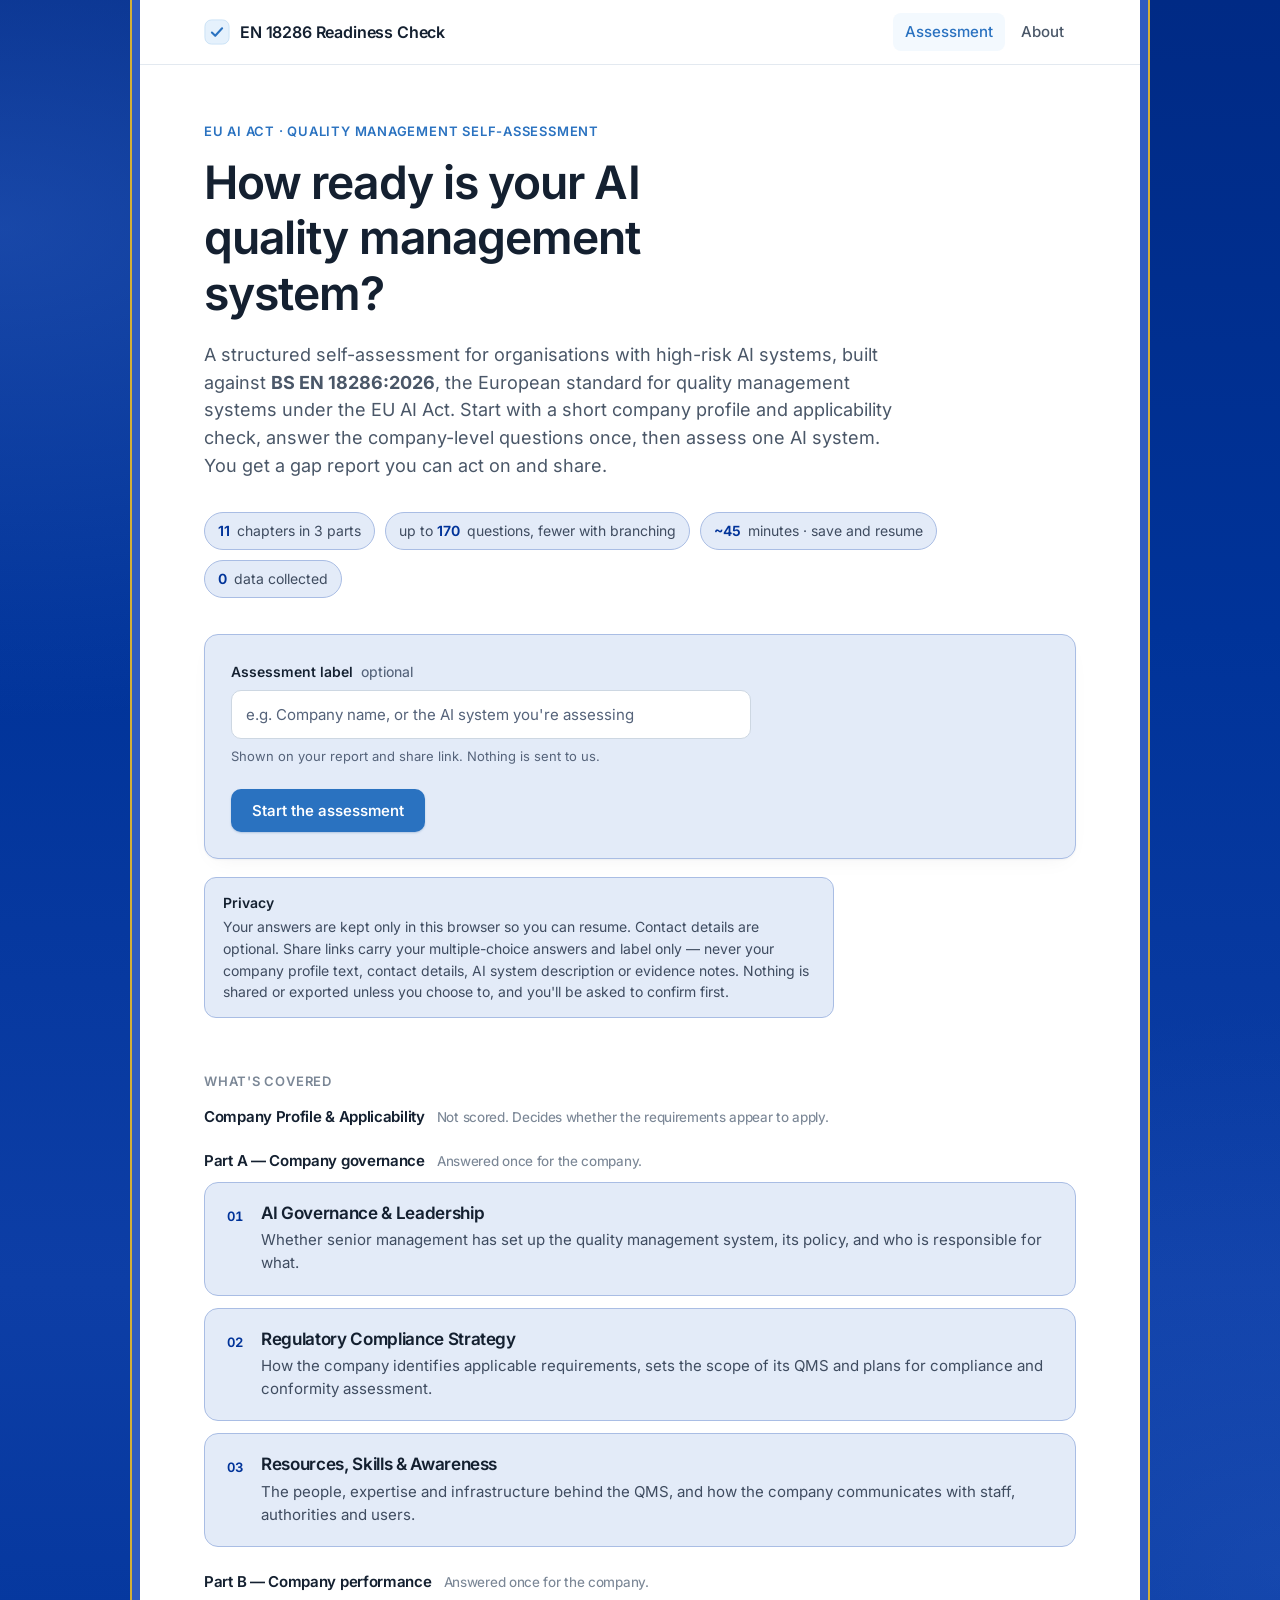
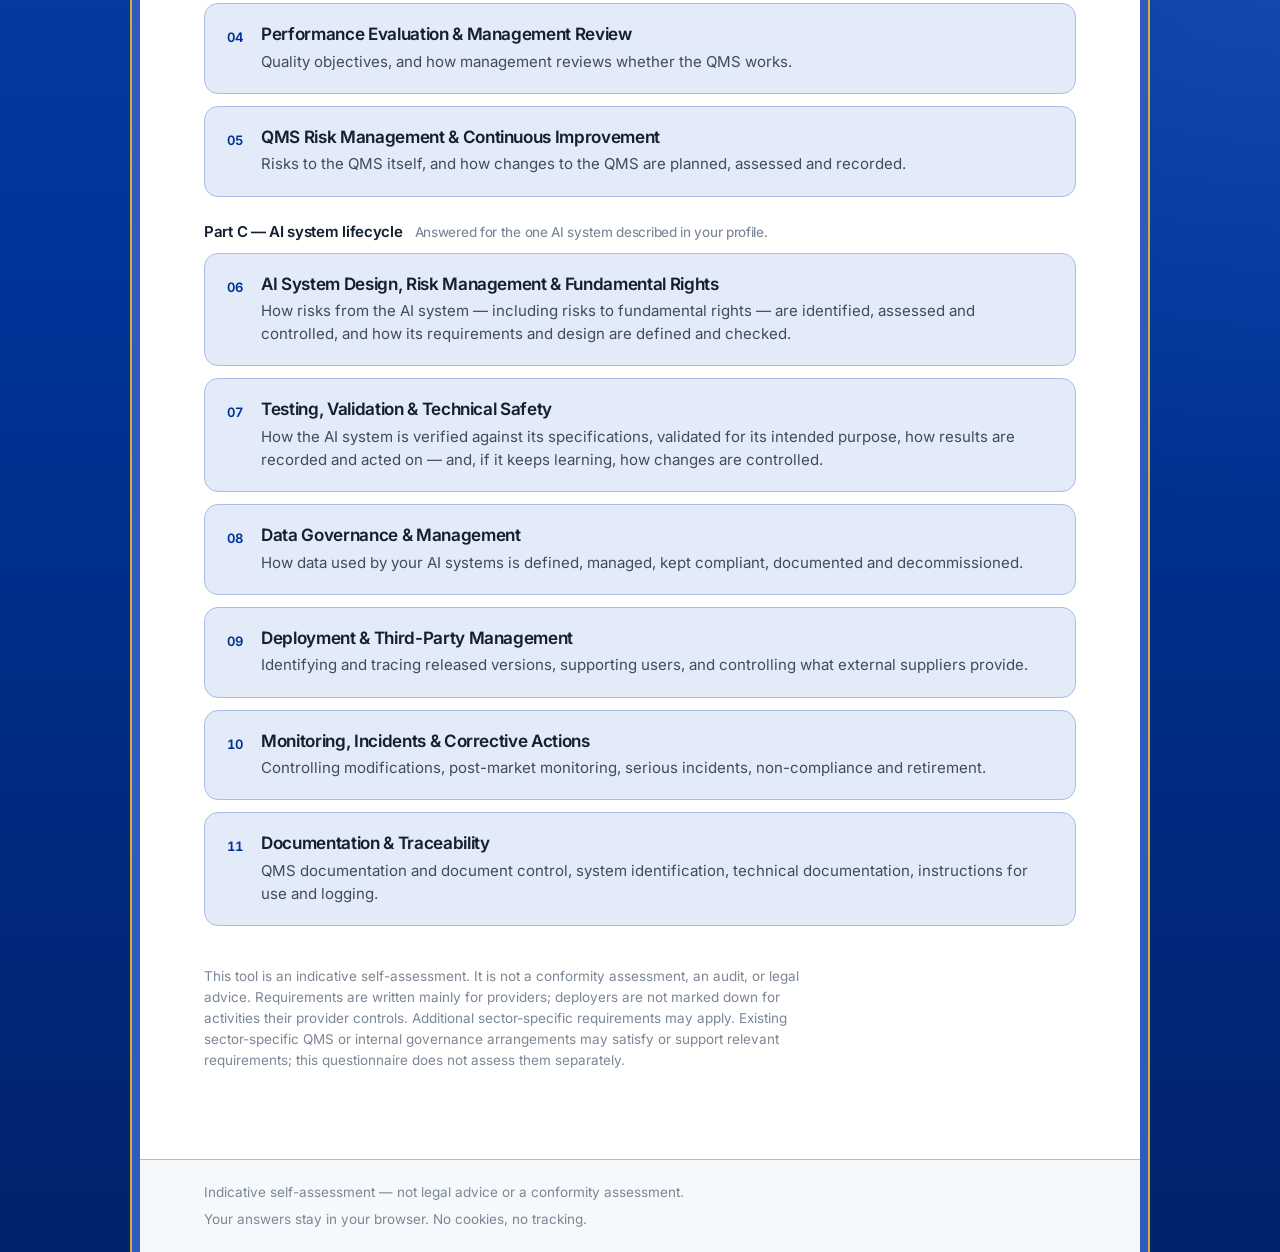
<file: index.html>
<!doctype html>
<html lang="en">
<head>
  <meta charset="utf-8" />
  <meta name="viewport" content="width=device-width, initial-scale=1" />
  <title>EN 18286 Readiness Check — AI quality management self-assessment</title>
  <meta name="description" content="A free self-assessment for providers of high-risk AI systems against BS EN 18286:2026, the quality management system standard for the EU AI Act." />
  <meta property="og:title" content="EN 18286 Readiness Check" />
  <meta property="og:description" content="How ready is your AI quality management system for the EU AI Act? A free self-assessment against BS EN 18286:2026." />
  <meta property="og:type" content="website" />
  <meta name="theme-color" content="#ffffff" />
  <link rel="icon" href="favicon.svg" type="image/svg+xml" />
  <link rel="preload" href="assets/fonts/inter-var.woff2" as="font" type="font/woff2" crossorigin />
  <link rel="stylesheet" href="assets/css/styles.css" />
</head>
<body>
  <header class="site-header">
    <div class="wrap header-inner">
      <a class="brand" href="index.html">
        <svg class="brand-mark" viewBox="0 0 28 28" aria-hidden="true"><rect x="1" y="1" width="26" height="26" rx="7"/><path d="M8.5 14.5l3.6 3.6L19.5 10"/></svg>
        <span>EN 18286 Readiness Check</span>
      </a>
      <nav class="nav" aria-label="Main">
        <a href="index.html" aria-current="page">Assessment</a>
        <a href="about.html">About</a>
      </nav>
    </div>
  </header>

  <main id="app" class="wrap main" tabindex="-1">
    <noscript><p>This assessment needs JavaScript enabled in your browser.</p></noscript>
  </main>

  <footer class="site-footer">
    <div class="wrap footer-inner">
      <p>Indicative self-assessment — not legal advice or a conformity assessment.</p>
      <p>Your answers stay in your browser. No cookies, no tracking.</p>
    </div>
  </footer>

  <script src="assets/js/questions.js"></script>
  <script src="assets/js/safety-config.js"></script>
  <script src="assets/js/app.js"></script>
</body>
</html>
</file>
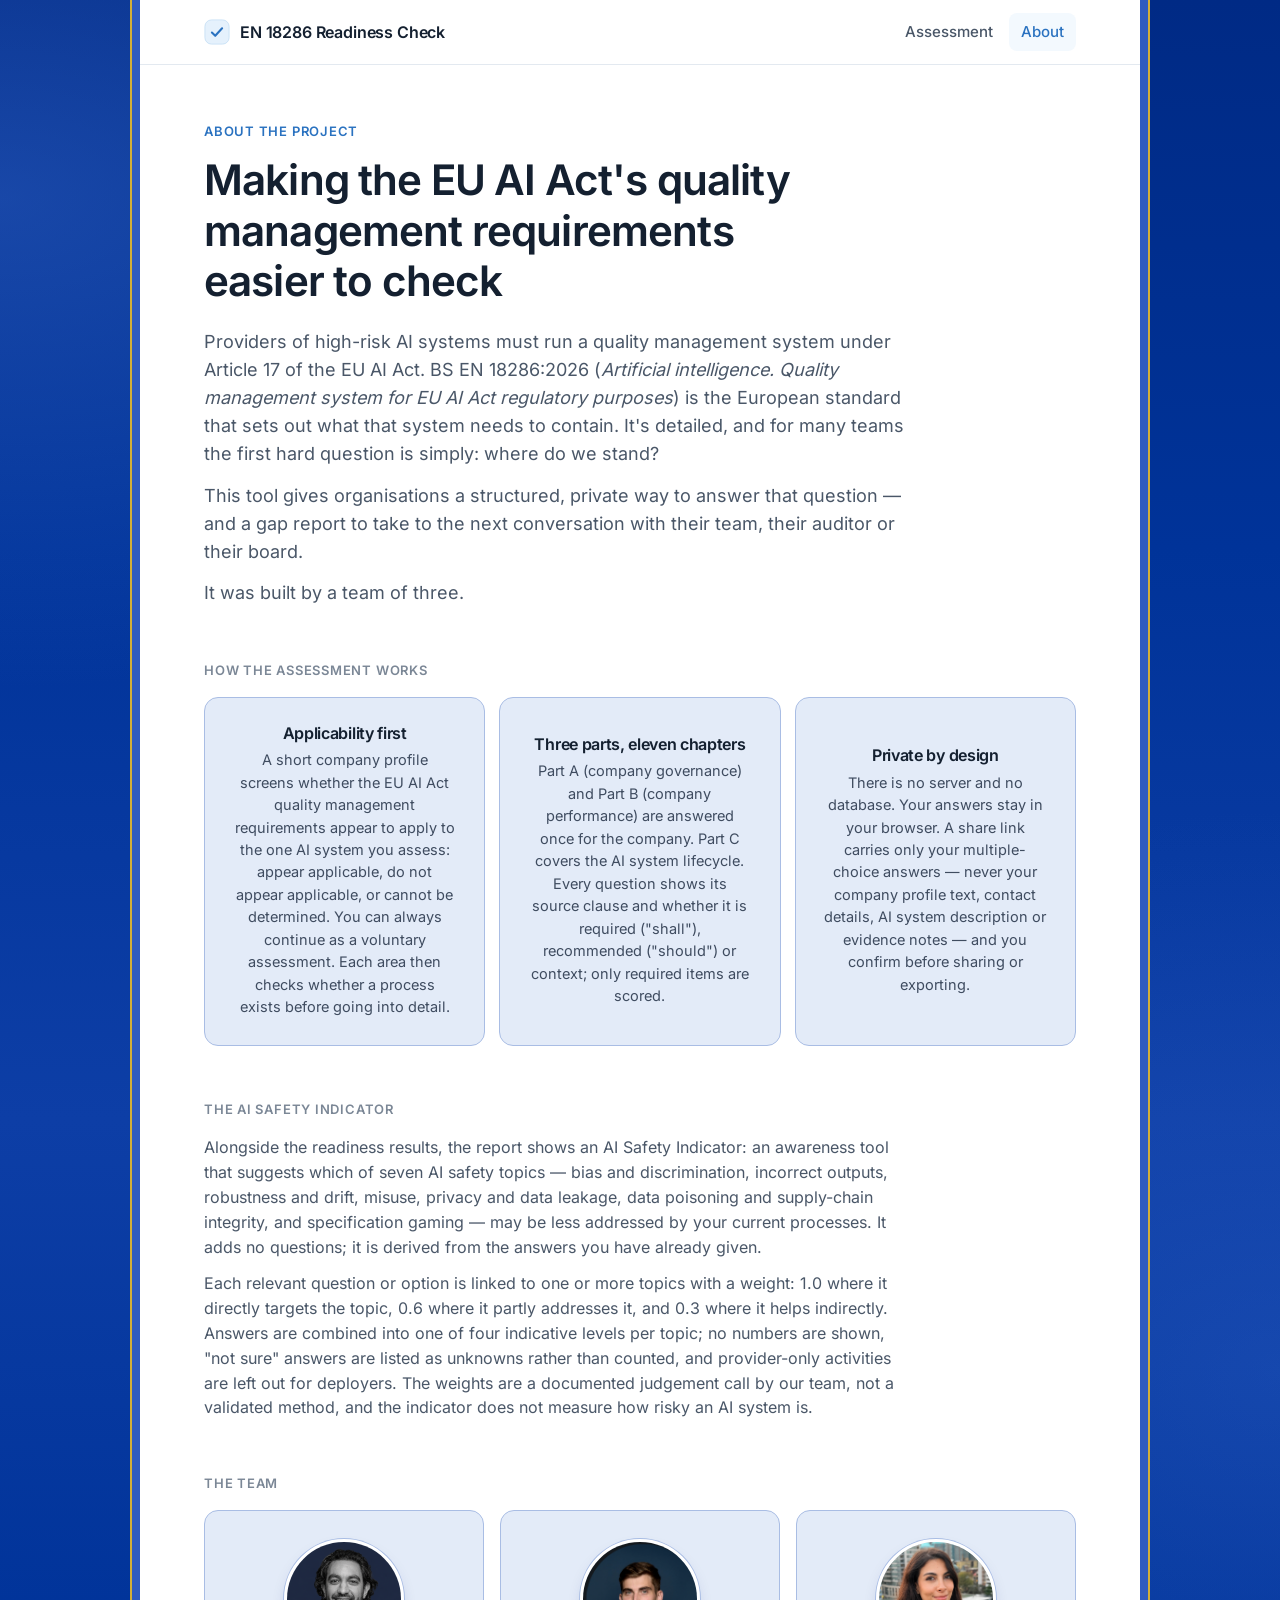
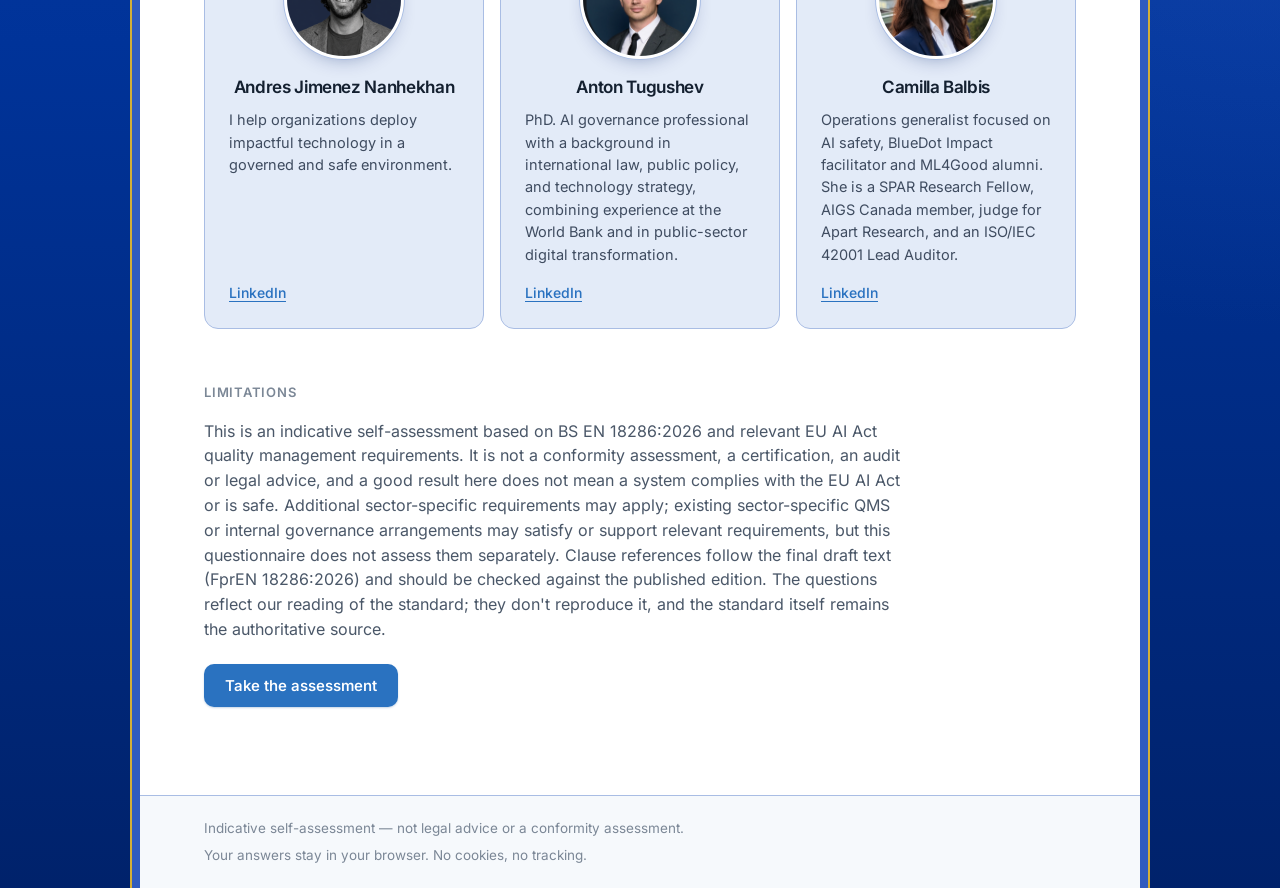
<file: about.html>
<!doctype html>
<html lang="en">
<head>
  <meta charset="utf-8" />
  <meta name="viewport" content="width=device-width, initial-scale=1" />
  <title>About — EN 18286 Readiness Check</title>
  <meta name="description" content="About the EN 18286 Readiness Check, its method and the team behind it." />
  <meta name="theme-color" content="#ffffff" />
  <link rel="icon" href="favicon.svg" type="image/svg+xml" />
  <link rel="preload" href="assets/fonts/inter-var.woff2" as="font" type="font/woff2" crossorigin />
  <link rel="stylesheet" href="assets/css/styles.css" />
</head>
<body>
  <header class="site-header">
    <div class="wrap header-inner">
      <a class="brand" href="index.html">
        <svg class="brand-mark" viewBox="0 0 28 28" aria-hidden="true"><rect x="1" y="1" width="26" height="26" rx="7"/><path d="M8.5 14.5l3.6 3.6L19.5 10"/></svg>
        <span>EN 18286 Readiness Check</span>
      </a>
      <nav class="nav" aria-label="Main">
        <a href="index.html">Assessment</a>
        <a href="about.html" aria-current="page">About</a>
      </nav>
    </div>
  </header>

  <main class="wrap main about">

    <!-- ============ PROJECT ============ -->
    <section class="about-hero">
      <p class="eyebrow">About the project</p>
      <h1>Making the EU AI Act's quality management requirements easier to check</h1>
      <p class="lead">
        Providers of high-risk AI systems must run a quality management system under Article 17 of the EU AI Act.
        BS EN 18286:2026 (<em>Artificial intelligence. Quality management system for EU AI Act regulatory purposes</em>)
        is the European standard that sets out what that system needs to contain. It's detailed,
        and for many teams the first hard question is simply: where do we stand?
      </p>
      <p class="lead">
        This tool gives organisations a structured, private way to answer that question — and a gap report to take to
        the next conversation with their team, their auditor or their board.
      </p>
      <p class="lead">
        It was built by a team of three.
      </p>
    </section>

    <!-- ============ HOW IT WORKS ============ -->
    <section class="about-section">
      <h2 class="section-title">How the assessment works</h2>
      <div class="how-grid how-centered how-three">
        <div class="how">
          <h3>Applicability first</h3>
          <p>A short company profile screens whether the EU AI Act quality management requirements appear to apply to the one AI system you assess: appear applicable, do not appear applicable, or cannot be determined. You can always continue as a voluntary assessment. Each area then checks whether a process exists before going into detail.</p>
        </div>
        <div class="how">
          <h3>Three parts, eleven chapters</h3>
          <p>Part A (company governance) and Part B (company performance) are answered once for the company. Part C covers the AI system lifecycle. Every question shows its source clause and whether it is required ("shall"), recommended ("should") or context; only required items are scored.</p>
        </div>
        <div class="how">
          <h3>Private by design</h3>
          <p>There is no server and no database. Your answers stay in your browser. A share link carries only your multiple-choice answers — never your company profile text, contact details, AI system description or evidence notes — and you confirm before sharing or exporting.</p>
        </div>
      </div>
    </section>

    <!-- ============ AI SAFETY INDICATOR ============ -->
    <section class="about-section">
      <h2 class="section-title">The AI Safety Indicator</h2>
      <p class="muted">
        Alongside the readiness results, the report shows an AI Safety Indicator: an awareness tool that suggests which of
        seven AI safety topics — bias and discrimination, incorrect outputs, robustness and drift, misuse, privacy and data
        leakage, data poisoning and supply-chain integrity, and specification gaming — may be less addressed by your current
        processes. It adds no questions; it is derived from the answers you have already given.
      </p>
      <p class="muted" style="margin-top:12px">
        Each relevant question or option is linked to one or more topics with a weight: 1.0 where it directly targets the
        topic, 0.6 where it partly addresses it, and 0.3 where it helps indirectly. Answers are combined into one of four
        indicative levels per topic; no numbers are shown, "not sure" answers are listed as unknowns rather than counted, and
        provider-only activities are left out for deployers. The weights are a documented judgement call by our team, not a
        validated method, and the indicator does not measure how risky an AI system is.
      </p>
    </section>

    <!-- ============ TEAM ============
         To change a photo: upload it to assets/img/ and make the src below match the file name EXACTLY,
         including capital letters and the extension (.jpeg is not .jpg). If a photo is missing,
         the person's initials are shown instead. Use straight quotes (") in HTML, never curly ones (“ ”). -->
    <section class="about-section">
      <h2 class="section-title">The team</h2>
      <div class="team">

        <article class="person">
          <img class="avatar" src="assets/img/Andres.jpeg" alt="Andres Jimenez Nanhekhan" data-initials="AJ" width="72" height="72" loading="lazy" />
          <h3>Andres Jimenez Nanhekhan</h3>
          <p class="bio">I help organizations deploy impactful technology in a governed and safe environment.</p>
          <p class="links">
            <a href="https://www.linkedin.com/in/andres-jimenez-nanhekhan/" target="_blank" rel="noopener">LinkedIn</a>
          </p>
        </article>

        <article class="person">
          <img class="avatar" src="assets/img/Anton.jpeg" alt="Anton Tugushev" data-initials="AT" width="72" height="72" loading="lazy" />
          <h3>Anton Tugushev</h3>
          <p class="bio">PhD. AI governance professional with a background in international law, public policy, and technology strategy, combining experience at the World Bank and in public-sector digital transformation.</p>
          <p class="links">
            <a href="https://www.linkedin.com/in/antontugushev/" target="_blank" rel="noopener">LinkedIn</a>
          </p>
        </article>

        <article class="person">
          <img class="avatar" src="assets/img/Cami.jpeg" alt="Camilla Balbis" data-initials="CB" width="72" height="72" loading="lazy" />
          <h3>Camilla Balbis</h3>
          <p class="bio">Operations generalist focused on AI safety, BlueDot Impact facilitator and ML4Good alumni. She is a SPAR Research Fellow, AIGS Canada member, judge for Apart Research, and an ISO/IEC 42001 Lead Auditor. </p>
          <p class="links">
            <a href="https://www.linkedin.com/in/camillabalbis/" target="_blank" rel="noopener">LinkedIn</a>
          </p>
        </article>

      </div>
    </section>

    <!-- ============ DISCLAIMER ============ -->
    <section class="about-section">
      <h2 class="section-title">Limitations</h2>
      <p class="muted">
        This is an indicative self-assessment based on BS EN 18286:2026 and relevant EU AI Act quality management
        requirements. It is not a conformity assessment, a certification, an audit or legal advice, and a good result here
        does not mean a system complies with the EU AI Act or is safe. Additional sector-specific requirements may apply;
        existing sector-specific QMS or internal governance arrangements may satisfy or support relevant requirements, but
        this questionnaire does not assess them separately. Clause references follow the final draft text
        (FprEN 18286:2026) and should be checked against the published edition. The questions reflect our reading of the
        standard; they don't reproduce it, and the standard itself remains the authoritative source.
      </p>
      <p><a class="btn btn-primary" href="index.html">Take the assessment</a></p>
    </section>

  </main>

  <footer class="site-footer">
    <div class="wrap footer-inner">
      <p>Indicative self-assessment — not legal advice or a conformity assessment.</p>
      <p>Your answers stay in your browser. No cookies, no tracking.</p>
    </div>
  </footer>
  <script src="assets/js/about.js"></script>
</body>
</html>
</file>
<file: assets/css/styles.css>
/* ==========================================================================
   Theme — change colours here
   ========================================================================== */
:root {
  --bg: #ffffff;
  --surface: #f6f9fc;
  --surface-2: #eef3f8;
  --line: #e3e9f0;
  --line-strong: #cdd7e2;

  --text: #142030;
  --text-2: #4a5768;
  --text-3: #7b8796;

  --blue: #2a72c0;        /* primary: buttons, links, active states */
  --blue-strong: #1d5c9f; /* hover */
  --blue-300: #8ec0ec;
  --blue-200: #c9e1f6;
  --blue-100: #e5f1fc;
  --blue-50: #f3f9fe;

  --warn-bg: #fbefea;
  --warn-text: #a4482f;

  --radius: 14px;
  --radius-sm: 9px;
  --shadow: 0 1px 2px rgba(20, 32, 48, 0.04), 0 8px 24px -12px rgba(20, 32, 48, 0.08);
  --font: "Inter", ui-sans-serif, system-ui, -apple-system, "Segoe UI", Roboto, "Helvetica Neue", Arial, sans-serif;
}

@font-face {
  font-family: "Inter";
  src: url("../fonts/inter-var.woff2") format("woff2");
  font-weight: 100 900;
  font-style: normal;
  font-display: swap;
}

/* ==========================================================================
   Base
   ========================================================================== */
*, *::before, *::after { box-sizing: border-box; }
html { -webkit-text-size-adjust: 100%; }
body {
  margin: 0;
  background: var(--bg);
  color: var(--text);
  font-family: var(--font);
  font-size: 16px;
  line-height: 1.55;
  font-feature-settings: "cv11", "ss01";
  -webkit-font-smoothing: antialiased;
  display: flex;
  flex-direction: column;
  min-height: 100vh;
}
h1, h2, h3 { margin: 0; letter-spacing: -0.02em; line-height: 1.2; font-weight: 620; }
p { margin: 0; }
a { color: var(--blue); text-decoration-thickness: 1px; text-underline-offset: 3px; }
a:hover { color: var(--blue-strong); }
:focus-visible { outline: 2px solid var(--blue); outline-offset: 2px; border-radius: 6px; }
.icon { flex-shrink: 0; }

.wrap { width: 100%; max-width: 920px; margin: 0 auto; padding: 0 24px; }
.main { flex: 1; padding-top: 56px; padding-bottom: 88px; outline: none; }

/* ==========================================================================
   Header / footer
   ========================================================================== */
.site-header {
  position: sticky; top: 0; z-index: 10;
  background: rgba(255, 255, 255, 0.86);
  backdrop-filter: saturate(1.4) blur(10px);
  -webkit-backdrop-filter: saturate(1.4) blur(10px);
  border-bottom: 1px solid var(--line);
}
.header-inner { display: flex; align-items: center; justify-content: space-between; height: 64px; }
.brand { display: flex; align-items: center; gap: 10px; color: var(--text); text-decoration: none; font-weight: 600; letter-spacing: -0.01em; }
.brand:hover { color: var(--text); }
.brand-mark { width: 26px; height: 26px; }
.brand-mark rect { fill: var(--blue-100); stroke: var(--blue-200); }
.brand-mark path { fill: none; stroke: var(--blue); stroke-width: 2.2; stroke-linecap: round; stroke-linejoin: round; }
.nav { display: flex; gap: 4px; }
.nav a {
  color: var(--text-2); text-decoration: none; font-size: 15px; font-weight: 500;
  padding: 7px 12px; border-radius: 8px;
}
.nav a:hover { background: var(--surface); color: var(--text); }
.nav a[aria-current="page"] { color: var(--blue); background: var(--blue-50); }

.site-footer { border-top: 1px solid var(--line); background: var(--surface); }
.footer-inner { display: flex; flex-wrap: wrap; gap: 6px 24px; justify-content: space-between; padding-top: 22px; padding-bottom: 22px; font-size: 13.5px; color: var(--text-3); }

/* ==========================================================================
   Shared components
   ========================================================================== */
.eyebrow { font-size: 13px; font-weight: 600; letter-spacing: 0.06em; text-transform: uppercase; color: var(--blue); margin-bottom: 14px; }
.lead { font-size: 18px; color: var(--text-2); max-width: 64ch; }
.lead.small { font-size: 15px; margin-top: 8px; }
.muted { color: var(--text-2); max-width: 70ch; }
.section-title { font-size: 13px; font-weight: 600; letter-spacing: 0.06em; text-transform: uppercase; color: var(--text-3); margin: 56px 0 18px; }
.disclaimer { font-size: 13.5px; color: var(--text-3); margin-top: 40px; max-width: 70ch; }

.btn {
  display: inline-flex; align-items: center; justify-content: center; gap: 8px;
  font: inherit; font-size: 15px; font-weight: 560; line-height: 1;
  padding: 13px 20px; border-radius: 10px; border: 1px solid transparent;
  cursor: pointer; text-decoration: none; white-space: nowrap;
  transition: background 0.15s, border-color 0.15s, color 0.15s, box-shadow 0.15s;
}
.btn-primary { background: var(--blue); color: #fff; box-shadow: 0 1px 2px rgba(29, 92, 159, 0.25); }
.btn-primary:hover { background: var(--blue-strong); color: #fff; }
.btn-primary:disabled { background: var(--line-strong); color: #fff; box-shadow: none; cursor: not-allowed; }
.btn-secondary { background: var(--bg); color: var(--text); border-color: var(--line-strong); }
.btn-secondary:hover { border-color: var(--blue-300); background: var(--blue-50); color: var(--text); }
.btn-ghost { background: transparent; color: var(--text-2); padding-left: 12px; padding-right: 12px; }
.btn-ghost:hover { background: var(--surface); color: var(--text); }
.btn-small { padding: 9px 14px; font-size: 14px; }

.badge {
  display: inline-flex; align-items: center; font-size: 13px; font-weight: 580;
  padding: 5px 11px; border-radius: 999px; white-space: nowrap;
}
.tone-good { background: var(--blue); color: #fff; }
.tone-mid  { background: var(--blue-100); color: var(--blue-strong); }
.tone-low  { background: var(--surface-2); color: var(--text-2); }
.tone-none { background: var(--surface-2); color: var(--text-3); box-shadow: inset 0 0 0 1px var(--line-strong); }

/* ==========================================================================
   Intro
   ========================================================================== */
.intro h1 { font-size: clamp(32px, 5vw, 46px); max-width: 18ch; margin-bottom: 20px; }
.meta { list-style: none; padding: 0; margin: 32px 0 0; display: flex; flex-wrap: wrap; gap: 10px; }
.meta li {
  font-size: 14px; color: var(--text-2);
  background: var(--surface); border: 1px solid var(--line);
  padding: 7px 13px; border-radius: 999px;
}
.meta-k { font-weight: 640; color: var(--text); margin-right: 3px; }

.start-card {
  margin-top: 36px; padding: 26px; border: 1px solid var(--line); border-radius: var(--radius);
  background: linear-gradient(180deg, var(--blue-50), var(--bg) 70%);
  box-shadow: var(--shadow);
}
.field { display: block; max-width: 520px; }
.field-label { display: block; font-size: 14px; font-weight: 580; margin-bottom: 8px; }
.optional { font-weight: 450; color: var(--text-3); margin-left: 4px; }
.field input {
  width: 100%; font: inherit; font-size: 15px; color: var(--text);
  padding: 12px 14px; border: 1px solid var(--line-strong); border-radius: 10px; background: var(--bg);
  transition: border-color 0.15s, box-shadow 0.15s;
}
.field input::placeholder { color: var(--text-3); }
.field input:focus { outline: none; border-color: var(--blue); box-shadow: 0 0 0 3px var(--blue-100); }
.field-hint { display: block; font-size: 13px; color: var(--text-3); margin-top: 7px; }
.actions { display: flex; flex-wrap: wrap; gap: 10px; margin-top: 22px; }

.areas { list-style: none; padding: 0; margin: 0; display: grid; gap: 12px; }
.area { display: flex; gap: 18px; padding: 20px 22px; border: 1px solid var(--line); border-radius: var(--radius); background: var(--bg); }
.area-num { font-size: 13px; font-weight: 640; color: var(--blue); font-variant-numeric: tabular-nums; padding-top: 3px; }
.area h3 { font-size: 17px; margin-bottom: 5px; }
.area p { font-size: 15px; color: var(--text-2); }

/* ==========================================================================
   Quiz
   ========================================================================== */
.quiz { max-width: 760px; margin: 0 auto; }
.stepper { list-style: none; padding: 0; margin: 0 0 18px; display: flex; gap: 8px; }
.step { flex: 1; display: flex; align-items: center; gap: 9px; min-width: 0; font-size: 13px; color: var(--text-3); }
.step-dot {
  width: 24px; height: 24px; flex-shrink: 0; border-radius: 50%;
  display: grid; place-items: center; font-size: 12px; font-weight: 620;
  background: var(--surface-2); color: var(--text-3);
}
.step-label { white-space: nowrap; overflow: hidden; text-overflow: ellipsis; }
.step.active { color: var(--text); font-weight: 560; }
.step.active .step-dot { background: var(--blue); color: #fff; }
.step.done .step-dot { background: var(--blue-100); color: var(--blue); }
.step-scope { flex: 0 0 auto; }

.progress { height: 4px; background: var(--surface-2); border-radius: 99px; overflow: hidden; margin-bottom: 28px; }
.progress span { display: block; height: 100%; background: var(--blue); border-radius: 99px; transition: width 0.35s ease; }

.qcard { border: 1px solid var(--line); border-radius: 18px; padding: 34px; background: var(--bg); box-shadow: var(--shadow); }
.qmeta { font-size: 13px; color: var(--text-3); font-weight: 520; margin-bottom: 12px; font-variant-numeric: tabular-nums; }
.qtext { font-size: clamp(21px, 3vw, 25px); font-weight: 600; line-height: 1.3; margin-bottom: 10px; }
.qhint { font-size: 14px; color: var(--text-3); margin-bottom: 24px; }

.options { border: 0; padding: 0; margin: 0; display: grid; gap: 10px; }
.option {
  position: relative; display: flex; align-items: flex-start; gap: 14px;
  padding: 15px 18px; border: 1px solid var(--line); border-radius: 12px;
  background: var(--bg); cursor: pointer; font-size: 15.5px; line-height: 1.45;
  transition: border-color 0.12s, background 0.12s, box-shadow 0.12s;
}
.option:hover { border-color: var(--blue-300); background: var(--blue-50); }
.option input { position: absolute; opacity: 0; pointer-events: none; }
.option-mark {
  flex-shrink: 0; width: 20px; height: 20px; margin-top: 1px;
  border: 1.5px solid var(--line-strong); background: var(--bg);
  border-radius: 50%; display: grid; place-items: center; transition: all 0.12s;
}
.option input[type="checkbox"] + .option-mark { border-radius: 6px; }
.option.checked { border-color: var(--blue); background: var(--blue-50); box-shadow: 0 0 0 1px var(--blue) inset; }
.option.checked .option-mark { border-color: var(--blue); background: var(--blue); }
.option.checked input[type="radio"] + .option-mark::after { content: ""; width: 8px; height: 8px; border-radius: 50%; background: #fff; }
.option.checked input[type="checkbox"] + .option-mark::after {
  content: ""; width: 10px; height: 6px; border-left: 2px solid #fff; border-bottom: 2px solid #fff;
  transform: rotate(-45deg) translate(1px, -1px);
}
.option input:focus-visible + .option-mark { box-shadow: 0 0 0 3px var(--blue-200); }
.option.is-exclusive { color: var(--text-2); }
.option-row { position: relative; }
.option-row:has(.option:not(.is-exclusive)) + .option-row:has(.is-exclusive) { margin-top: 6px; }

/* Item-level "not applicable" toggle */
.option-row.has-na .option { padding-right: 76px; }
.na-toggle {
  position: absolute; top: 50%; right: 12px; transform: translateY(-50%);
  font: inherit; font-size: 12px; font-weight: 600; letter-spacing: 0.03em;
  padding: 6px 10px; border-radius: 7px; cursor: pointer;
  border: 1px solid var(--line); background: var(--bg); color: var(--text-3);
  transition: all 0.12s;
}
.na-toggle:hover { border-color: var(--line-strong); color: var(--text-2); }
.na-toggle[aria-pressed="true"] { background: var(--text-2); border-color: var(--text-2); color: #fff; }
.option-row.is-na .option { background: var(--surface); border-style: dashed; border-color: var(--line-strong); }
.option-row.is-na .option-text { color: var(--text-3); text-decoration: line-through; text-decoration-color: var(--line-strong); }
.option-row.is-na .option-mark { opacity: 0.4; }
.qhelp { font-size: 14px; color: var(--text-2); background: var(--blue-50); border: 1px solid var(--blue-100); border-radius: 10px; padding: 10px 14px; margin: -8px 0 22px; }

.qnav { display: flex; justify-content: space-between; align-items: center; gap: 12px; margin-top: 30px; padding-top: 22px; border-top: 1px solid var(--line); }

/* ==========================================================================
   Results
   ========================================================================== */
.shared-banner, .notice {
  display: flex; flex-wrap: wrap; align-items: center; justify-content: space-between; gap: 12px;
  padding: 12px 16px; margin-bottom: 28px; border-radius: 12px;
  background: var(--blue-50); border: 1px solid var(--blue-200); font-size: 14.5px; color: var(--text-2);
}
.results-head { display: flex; flex-wrap: wrap; align-items: flex-end; justify-content: space-between; gap: 24px; }
.results-head h1 { font-size: clamp(28px, 4vw, 38px); }
.results-actions { display: flex; flex-wrap: wrap; gap: 8px; }
.toast {
  position: fixed; left: 50%; bottom: 28px; transform: translate(-50%, 16px);
  background: var(--text); color: #fff; font-size: 14px; padding: 11px 16px; border-radius: 10px;
  opacity: 0; pointer-events: none; transition: opacity 0.2s, transform 0.2s; z-index: 20; max-width: calc(100% - 32px);
}
.toast.show { opacity: 1; transform: translate(-50%, 0); }

.summary {
  display: flex; gap: 36px; align-items: center; margin-top: 36px; padding: 30px 32px;
  border: 1px solid var(--line); border-radius: 18px;
  background: linear-gradient(135deg, var(--blue-50), var(--bg) 60%); box-shadow: var(--shadow);
}
.summary-ring { position: relative; width: 148px; height: 148px; flex-shrink: 0; }
.ring { width: 100%; height: 100%; }
.ring-track { fill: none; stroke: var(--blue-100); stroke-width: 10; }
.ring-fill { fill: none; stroke: var(--blue); stroke-width: 10; stroke-linecap: round; transition: stroke-dashoffset 0.8s ease; }
.ring-label { position: absolute; inset: 0; display: flex; flex-direction: column; align-items: center; justify-content: center; }
.ring-value { font-size: 38px; font-weight: 650; letter-spacing: -0.03em; line-height: 1; font-variant-numeric: tabular-nums; }
.ring-unit { font-size: 11.5px; color: var(--text-3); margin-top: 6px; text-transform: uppercase; letter-spacing: 0.05em; font-weight: 560; }
.summary-body { flex: 1; min-width: 0; }
.summary-text { margin: 14px 0 20px; color: var(--text-2); max-width: 60ch; }
.ctx { display: flex; flex-wrap: wrap; gap: 6px 18px; margin-top: 12px; font-size: 14px; color: var(--text); }
.ctx-k { color: var(--text-3); margin-right: 4px; }

/* Composition bar: met / partial / missing / not verified / not applicable */
.comp-bar { display: flex; gap: 2px; height: 10px; border-radius: 99px; overflow: hidden; background: var(--surface-2); }
.comp-compact .comp-bar { height: 8px; }
.seg-met { background: var(--blue); }
.seg-partial { background: var(--blue-300); }
.seg-missing { background: var(--blue-100); box-shadow: inset 0 0 0 1px var(--blue-200); }
.seg-unsure { background: repeating-linear-gradient(135deg, var(--line-strong) 0 3px, var(--surface-2) 3px 6px); }
.seg-na { background: var(--surface-2); box-shadow: inset 0 0 0 1px var(--line); }
.comp-legend { list-style: none; padding: 0; margin: 12px 0 0; display: flex; flex-wrap: wrap; gap: 6px 16px; font-size: 13px; color: var(--text-2); }
.comp-legend strong { color: var(--text); font-weight: 620; margin-left: 2px; font-variant-numeric: tabular-nums; }
.sw { display: inline-block; width: 10px; height: 10px; border-radius: 3px; margin-right: 6px; vertical-align: -1px; }
.comp-compact .comp-legend { font-size: 12.5px; gap: 4px 12px; margin-top: 9px; }

.notes { display: grid; gap: 10px; margin-top: 16px; }
.note { padding: 14px 18px; border-radius: 12px; background: var(--surface); border: 1px solid var(--line); font-size: 14.5px; color: var(--text-2); }
.note-title { display: flex; gap: 10px; align-items: baseline; font-weight: 600; color: var(--text); margin-bottom: 3px; }
.stats { display: flex; flex-wrap: wrap; gap: 12px 36px; margin: 0; }
.stats dt { font-size: 13px; color: var(--text-3); margin-bottom: 2px; }
.stats dd { margin: 0; font-size: 24px; font-weight: 640; letter-spacing: -0.02em; font-variant-numeric: tabular-nums; }
.stats dd span { font-size: 16px; color: var(--text-3); font-weight: 500; }

.chapters { display: grid; gap: 16px; }
.chapter { border: 1px solid var(--line); border-radius: var(--radius); padding: 26px 28px; background: var(--bg); }
.chapter-head { display: flex; align-items: flex-start; justify-content: space-between; gap: 16px; margin-bottom: 20px; }
.chapter-head h3 { font-size: 19px; }
.chapter-metrics { display: grid; grid-template-columns: 1fr 1fr; gap: 24px; }
.metric-top { display: flex; justify-content: space-between; font-size: 13.5px; color: var(--text-2); margin-bottom: 8px; }
.metric-top strong { color: var(--text); font-weight: 620; font-variant-numeric: tabular-nums; }
.bar { height: 8px; background: var(--surface-2); border-radius: 99px; overflow: hidden; }
.bar span { display: block; height: 100%; background: var(--blue); border-radius: 99px; }
.bar-soft span { background: var(--blue-300); }

.gaps-title { font-size: 13px; font-weight: 600; color: var(--text-3); text-transform: uppercase; letter-spacing: 0.05em; margin: 28px 0 4px; }
.gaps { list-style: none; padding: 0; margin: 0; }
.gap { padding: 16px 0; border-top: 1px solid var(--line); }
.gaps-title + .gaps .gap:first-child { border-top: 0; }
.chapter-metrics + .gaps { margin-top: 24px; }
.chapter-metrics + .no-gaps { margin-top: 22px; }
.gap-head { display: flex; flex-wrap: wrap; align-items: center; gap: 8px 10px; margin-bottom: 8px; }
.gap-topic { font-weight: 580; font-size: 15.5px; }
.ref { font-size: 12.5px; color: var(--text-3); font-variant-numeric: tabular-nums; margin-left: auto; white-space: nowrap; }
.tag { font-size: 11.5px; font-weight: 620; letter-spacing: 0.03em; text-transform: uppercase; padding: 3px 8px; border-radius: 6px; }
.tag-missing  { background: var(--warn-bg); color: var(--warn-text); }
.tag-informal { background: var(--surface-2); color: var(--text-2); }
.tag-partial  { background: var(--blue-100); color: var(--blue-strong); }
.tag-unsure   { background: var(--bg); color: var(--text-3); box-shadow: inset 0 0 0 1px var(--line-strong); }
.tag-na       { background: var(--surface-2); color: var(--text-3); }
.tag-key      { background: var(--bg); color: var(--blue-strong); box-shadow: inset 0 0 0 1px var(--blue-200); }
.key-note { font-size: 13.5px; color: var(--blue-strong); margin-top: 8px; }
.side-list .gap-topic { font-weight: 520; color: var(--text-2); }
.chapter-na { background: var(--surface); }
.chapter-na .chapter-head { margin-bottom: 8px; }
.ans-na { color: var(--text-3); font-weight: 450; }
.gap-current, .gap-target { font-size: 14.5px; color: var(--text-2); display: flex; gap: 10px; }
.gap-target { margin-top: 5px; color: var(--text); }
.gap .k { flex-shrink: 0; width: 46px; font-size: 12px; font-weight: 600; text-transform: uppercase; letter-spacing: 0.04em; color: var(--text-3); padding-top: 2px; }
.gap-target .k { color: var(--blue); }
.missing { margin: 6px 0 0; padding-left: 18px; font-size: 14.5px; color: var(--text); }
.missing li { margin: 3px 0; }
.missing li::marker { color: var(--blue-300); }
.readiness { margin-top: 14px; padding: 12px 16px; border-radius: 10px; background: var(--surface); display: flex; justify-content: space-between; gap: 12px; font-size: 14.5px; color: var(--text-2); }
.readiness strong { color: var(--text); font-weight: 600; }
.no-gaps { margin-top: 22px; display: flex; align-items: center; gap: 8px; font-size: 15px; color: var(--blue-strong); }

.answers { margin-top: 40px; border: 1px solid var(--line); border-radius: var(--radius); background: var(--surface); }
.answers summary { cursor: pointer; padding: 18px 22px; font-weight: 580; list-style: none; display: flex; justify-content: space-between; align-items: center; }
.answers summary::-webkit-details-marker { display: none; }
.answers summary::after { content: "+"; font-size: 20px; font-weight: 400; color: var(--text-3); }
.answers[open] summary::after { content: "–"; }
.answers ol { margin: 0; padding: 0 22px 18px 44px; }
.answers > ol > li { padding: 12px 0; border-top: 1px solid var(--line); font-size: 14.5px; }
.ans-q { color: var(--text-2); }
.ans-a { margin: 4px 0 0; padding-left: 18px; font-weight: 520; }

.method p { max-width: 70ch; color: var(--text-2); font-size: 15px; }
.method .disclaimer { margin-top: 16px; }

/* ==========================================================================
   About
   ========================================================================== */
.about-hero h1 { font-size: clamp(30px, 4.5vw, 42px); max-width: 22ch; margin-bottom: 22px; }
.about-hero .lead + .lead { margin-top: 14px; }
.how-grid { display: grid; grid-template-columns: repeat(2, 1fr); gap: 14px; }
.how { padding: 22px; border: 1px solid var(--line); border-radius: var(--radius); background: var(--surface); }
.how h3 { font-size: 16px; margin-bottom: 6px; }
.how p { font-size: 14.5px; color: var(--text-2); }
.how-centered .how { text-align: center; display: flex; flex-direction: column; justify-content: center; padding: 26px 28px; }
.team { display: grid; grid-template-columns: repeat(3, 1fr); gap: 16px; }
.person { padding: 24px; border: 1px solid var(--line); border-radius: var(--radius); background: var(--bg); display: flex; flex-direction: column; }
.avatar {
  width: 72px; height: 72px; border-radius: 50%; object-fit: cover; object-position: center 25%; margin-bottom: 16px;
  display: grid; place-items: center; font-weight: 620; font-size: 22px;
  background: var(--blue-100); color: var(--blue); border: 1px solid var(--blue-200);
}
.person h3 { font-size: 17px; margin-bottom: 10px; }
img.avatar { display: block; background: var(--surface-2); }
.role { font-size: 14px; color: var(--blue); font-weight: 520; margin: 3px 0 12px; }
.bio { font-size: 14.5px; color: var(--text-2); flex: 1; }
.links { margin-top: 16px; display: flex; gap: 14px; font-size: 14px; font-weight: 520; }
.about-section .btn { margin-top: 22px; }

/* ==========================================================================
   AI Safety Indicator
   ========================================================================== */
.safety { margin-top: 8px; }
.si-section-title { margin-top: 64px; }
.si-notice {
  padding: 16px 18px; border-radius: 12px; font-size: 14.5px; line-height: 1.55;
  background: var(--blue-50); border: 1px solid var(--blue-200); border-left: 4px solid var(--blue);
  color: var(--text); font-weight: 500;
}
.si-summary { margin: 20px 0 6px; color: var(--text-2); max-width: 64ch; }
.si-scale { display: flex; flex-wrap: wrap; justify-content: space-between; align-items: center; gap: 8px 20px; margin: 18px 0 10px; font-size: 12.5px; color: var(--text-3); }
.si-scale-ends { display: inline-flex; align-items: center; gap: 8px; }

.si-bar { display: inline-flex; gap: 3px; }
.si-bar span { width: 18px; height: 8px; border-radius: 2px; background: var(--surface-2); box-shadow: inset 0 0 0 1px var(--line); }
.si-bar span.on { box-shadow: none; }
.si-l1 span.on { background: var(--blue-200); }
.si-l2 span.on { background: var(--blue-300); }
.si-l3 span.on { background: var(--blue); }
.si-l4 span.on { background: var(--blue-strong); }
.si-scale .si-bar span.on:nth-child(1) { background: var(--blue-200); }
.si-scale .si-bar span.on:nth-child(2) { background: var(--blue-300); }
.si-scale .si-bar span.on:nth-child(3) { background: var(--blue); }
.si-scale .si-bar span.on:nth-child(4) { background: var(--blue-strong); }

.si-list { border: 1px solid var(--line); border-radius: var(--radius); overflow: hidden; background: var(--bg); }
.si-topic + .si-topic { border-top: 1px solid var(--line); }
.si-topic summary {
  list-style: none; cursor: pointer; display: flex; flex-wrap: wrap; align-items: center; gap: 6px 16px;
  padding: 16px 20px; transition: background 0.12s;
}
.si-topic summary::-webkit-details-marker { display: none; }
.si-topic summary:hover { background: var(--surface); }
.si-topic summary::before {
  content: ""; width: 7px; height: 7px; flex-shrink: 0; margin-right: 2px;
  border-right: 1.6px solid var(--text-3); border-bottom: 1.6px solid var(--text-3);
  transform: rotate(-45deg); transition: transform 0.15s;
}
.si-topic[open] summary::before { transform: rotate(45deg); }
.si-name { font-weight: 580; flex: 1; min-width: 180px; }
.si-right { display: inline-flex; align-items: center; gap: 12px; }
.si-level { font-size: 14px; color: var(--text); font-weight: 520; min-width: 150px; }
.si-none { color: var(--text-3); font-weight: 450; }
.si-limited { flex-basis: 100%; padding-left: 21px; font-size: 12.5px; color: var(--text-3); font-style: italic; }
.si-body { padding: 4px 20px 20px 41px; display: grid; gap: 14px; }
.si-block h4 { margin: 0 0 4px; font-size: 12px; font-weight: 600; text-transform: uppercase; letter-spacing: 0.05em; color: var(--text-3); }
.si-block p, .si-block li { font-size: 14.5px; color: var(--text-2); }
.si-block ul { margin: 0; padding-left: 18px; }
.si-block li { margin: 3px 0; }
.si-block li::marker { color: var(--blue-300); }
.si-muted { color: var(--text-3) !important; }
.si-based { font-size: 13px; color: var(--text-3); border-top: 1px solid var(--line); padding-top: 12px; }

.si-nc { margin-top: 16px; padding: 18px 20px; border-radius: var(--radius); background: var(--surface); border: 1px solid var(--line); }
.si-nc h3 { font-size: 15px; margin-bottom: 10px; }
.si-nc ul { list-style: none; padding: 0; margin: 0; display: grid; gap: 10px; }
.si-nc p { font-size: 14px; color: var(--text-2); }
.si-nc .si-nc-title { font-weight: 580; color: var(--text); }
.si-nc-ref { font-weight: 450; color: var(--text-3); font-size: 12.5px; margin-left: 4px; }

@media (max-width: 760px) {
  .si-topic summary { padding: 14px 16px; }
  .si-name { min-width: 0; flex-basis: calc(100% - 30px); }
  .si-right { padding-left: 21px; }
  .si-level { min-width: 0; }
  .si-body { padding: 4px 16px 18px 16px; }
  .si-limited { padding-left: 21px; }
}
@media print {
  .si-topic summary::before { display: none; }
  .si-list { overflow: visible; border: 0; border-radius: 0; }
  .si-topic { break-inside: auto; border: 1px solid var(--line); border-radius: 10px; margin-bottom: 8px; }
  .si-topic + .si-topic { border-top: 1px solid var(--line); }
  .si-block, .si-nc li { break-inside: avoid; }
}

/* ==========================================================================
   v3 additions: profile inputs, source line, labels, screening, dialogs,
   summary table, compact stepper
   ========================================================================== */
/* Stepper: clickable steps, compact when there are many chapters */
.step-btn {
  display: flex; align-items: center; gap: 9px; min-width: 0; width: 100%;
  font: inherit; color: inherit; background: none; border: 0; padding: 0; cursor: pointer; text-align: left;
}
.step-btn:disabled { cursor: default; }
.step-btn:not(:disabled):hover .step-dot { box-shadow: 0 0 0 3px var(--blue-100); }
.stepper.many { gap: 5px; }
.stepper.many .step { flex: 0 0 auto; }
.stepper.many .step.active { flex: 1; }
.stepper.many .step-label { display: none; }
.stepper.many .step.active .step-label { display: inline; }

.qsource { display: flex; flex-wrap: wrap; align-items: center; gap: 6px 10px; font-size: 12.5px; color: var(--text-3); margin: -2px 0 12px; }
.norm { font-size: 11px; font-weight: 640; letter-spacing: 0.04em; text-transform: uppercase; padding: 3px 7px; border-radius: 6px; }
.norm-required { background: var(--blue-100); color: var(--blue-strong); }
.norm-recommended, .norm-optional { background: var(--bg); color: var(--blue-strong); box-shadow: inset 0 0 0 1px var(--blue-200); }
.norm-context, .norm-readiness { background: var(--surface-2); color: var(--text-2); }
.qsystem { font-size: 13px; color: var(--text-2); margin: -4px 0 12px; display: flex; gap: 8px; }
.qsystem span { flex-shrink: 0; font-weight: 600; color: var(--text-3); text-transform: uppercase; font-size: 11.5px; letter-spacing: 0.05em; padding-top: 1px; }

.text-field { display: grid; gap: 6px; }
.text-input {
  width: 100%; font: inherit; font-size: 15.5px; color: var(--text);
  padding: 13px 15px; border: 1px solid var(--line-strong); border-radius: 12px; background: var(--bg);
  transition: border-color 0.15s, box-shadow 0.15s;
}
textarea.text-input { resize: vertical; min-height: 150px; line-height: 1.5; }
select.text-input { appearance: auto; }
.text-input:focus { outline: none; border-color: var(--blue); box-shadow: 0 0 0 3px var(--blue-100); }
.text-input[aria-invalid="true"] { border-color: var(--warn-text); }
.field-error { font-size: 13px; color: var(--warn-text); min-height: 1em; }

.evidence { margin-top: 16px; border: 1px dashed var(--line-strong); border-radius: 12px; padding: 10px 14px; }
.evidence summary { cursor: pointer; font-size: 14px; font-weight: 560; color: var(--text-2); }
.evidence textarea { width: 100%; margin-top: 10px; font: inherit; font-size: 14.5px; padding: 10px 12px; border: 1px solid var(--line-strong); border-radius: 10px; resize: vertical; }
.evidence textarea:focus { outline: none; border-color: var(--blue); box-shadow: 0 0 0 3px var(--blue-100); }

.privacy-note { margin-top: 18px; padding: 14px 18px; border-radius: 12px; background: var(--surface); border: 1px solid var(--line); font-size: 14px; color: var(--text-2); max-width: 70ch; }
.part-title { font-size: 15px; font-weight: 620; margin: 26px 0 12px; display: flex; flex-wrap: wrap; align-items: baseline; gap: 4px 12px; }
.part-title span { font-size: 13.5px; font-weight: 450; color: var(--text-3); }
.part-block .part-title { margin-top: 0; }
.results-part { margin-top: 28px; }
.ch-num { display: inline-block; min-width: 26px; color: var(--blue); font-variant-numeric: tabular-nums; }

/* Screening */
.screening .screen-text { color: var(--text-2); margin: 4px 0 14px; max-width: 64ch; }
.screen-reasons { margin: 0 0 16px; padding-left: 18px; font-size: 14.5px; color: var(--text); }
.screen-reasons li { margin: 4px 0; }
.screen-notes { margin: 14px 0; padding-left: 18px; font-size: 13.5px; color: var(--text-2); }
.screening .note { margin: 12px 0; }
.screening .si-notice { margin-top: 16px; }
.small-muted { font-size: 12.5px; color: var(--text-3); margin-top: 6px; }

/* Results additions */
.report-system { margin-top: 12px; font-size: 14px; color: var(--text-2); max-width: 70ch; display: flex; gap: 10px; }
.report-system span { flex-shrink: 0; font-weight: 600; color: var(--text-3); text-transform: uppercase; font-size: 11.5px; letter-spacing: 0.05em; padding-top: 2px; }
.report-disclaimer { margin-top: 10px; font-size: 13.5px; }
.table-wrap { overflow-x: auto; border: 1px solid var(--line); border-radius: var(--radius); }
.sumtable { width: 100%; border-collapse: collapse; font-size: 14px; font-variant-numeric: tabular-nums; }
.sumtable th, .sumtable td { padding: 10px 12px; text-align: right; border-top: 1px solid var(--line); white-space: nowrap; }
.sumtable th { border-top: 0; font-size: 12px; font-weight: 600; color: var(--text-3); text-transform: uppercase; letter-spacing: 0.04em; background: var(--surface); }
.sumtable th:nth-child(2), .sumtable td:nth-child(2) { text-align: left; white-space: normal; }
.sumtable th:first-child, .sumtable td:first-child { text-align: left; color: var(--text-3); width: 32px; }
.sumtable .row-na td { color: var(--text-3); }
.sumtable .row-na td:last-child { text-align: left; }
.skipped { margin-top: 22px; }
.skipped summary { cursor: pointer; font-size: 13px; font-weight: 600; color: var(--text-3); text-transform: uppercase; letter-spacing: 0.05em; }
.skipped .gaps { margin-top: 6px; }
.ans-free { white-space: pre-wrap; font-weight: 450; }
.ans-note { color: var(--text-2); font-weight: 450; font-style: italic; }

/* Dialogs */
.dlg { border: 1px solid var(--line); border-radius: 16px; padding: 26px; max-width: 480px; width: calc(100% - 32px); box-shadow: 0 20px 60px -20px rgba(20, 32, 48, 0.35); color: var(--text); }
.dlg::backdrop { background: rgba(20, 32, 48, 0.35); }
.dlg h2 { font-size: 20px; margin-bottom: 12px; }
.dlg p { font-size: 14.5px; color: var(--text-2); margin-bottom: 10px; }
.check { display: flex; gap: 10px; align-items: flex-start; font-size: 14.5px; margin: 12px 0; cursor: pointer; }
.check input { margin-top: 3px; width: 16px; height: 16px; accent-color: var(--blue); flex-shrink: 0; }
.dlg-actions { display: flex; justify-content: flex-end; gap: 8px; margin-top: 18px; }

@media print {
  .dlg, .qnav, .no-print { display: none !important; }
  .table-wrap { overflow: visible; }
  .chapter { break-inside: auto; }
}
@media (max-width: 760px) {
  .qnav { flex-wrap: wrap; }
  #saveexit { order: 3; width: 100%; }
  .sumtable { font-size: 13px; }
  .sumtable th, .sumtable td { padding: 8px; }
}

/* ==========================================================================
   Responsive
   ========================================================================== */
@media (max-width: 760px) {
  .main { padding-top: 36px; padding-bottom: 64px; }
  .wrap { padding-left: 16px; padding-right: 16px; }
  .brand span { font-size: 15px; }
  .qcard { padding: 22px 18px; border-radius: 14px; }
  .step { flex: 0 0 auto; }
  .step.active { flex: 1; }
  .step-label { display: none; }
  .step.active .step-label { display: inline; }
  .summary { flex-direction: column; align-items: flex-start; padding: 24px 20px; gap: 20px; }
  .chapter { padding: 22px 18px; }
  .chapter-metrics { grid-template-columns: 1fr; gap: 16px; }
  .how-grid, .team { grid-template-columns: 1fr; }
  .ref { margin-left: 0; width: 100%; }
  .option-row.has-na .option { padding-right: 66px; }
  .na-toggle { right: 8px; }
  .results-actions .btn { flex: 1; }
}
@media (max-width: 420px) {
  .nav a { padding: 7px 8px; }
  .brand span { display: none; }
}

/* ==========================================================================
   Print / Save as PDF
   ========================================================================== */
@media print {
  @page { margin: 16mm; }
  body { font-size: 11pt; }
  .site-header, .site-footer, .no-print, .shared-banner, .toast { display: none !important; }
  .main { padding: 0; }
  .wrap { max-width: none; padding: 0; }
  .summary, .chapter, .answers { box-shadow: none; break-inside: avoid-page; }
  .chapter { break-inside: auto; }
  .gap { break-inside: avoid; }
  .summary { background: none; }
  .answers { background: none; }
  .answers summary::after { content: ""; }
  * { -webkit-print-color-adjust: exact; print-color-adjust: exact; }
}

@media (prefers-reduced-motion: reduce) {
  * { transition: none !important; }
}

/* v3: with many chapters, phones show dots only */
@media (max-width: 760px) {
  .stepper.many .step.active { flex: 0 0 auto; }
  .stepper.many .step.active .step-label { display: none; }
}
.how-grid.how-three { grid-template-columns: repeat(3, 1fr); }
@media (max-width: 760px) { .how-grid.how-three { grid-template-columns: 1fr; } }

/* ==========================================================================
   Facelift (v3.1) — EU-blue frame and solid-colour panels.
   Purely visual: overrides only, no content or layout logic changes.
   To undo, delete everything from this comment to the end of the file.
   ========================================================================== */
:root {
  --eu: #003399;            /* EU flag blue (Reflex Blue) */
  --eu-deep: #00226b;
  --eu-band: #2f5bbf;       /* lighter blue band next to the page */
  --gold: #d4af37;          /* elegant gold hairline */
  --col: 1000px;            /* width of the white page column */
  --gutter: 28px;           /* minimum blue showing at each side */
  --frame-bg: #e3ebf8;      /* solid panel fill */
  --frame-line: #a9bde4;    /* panel border */
}

/* Blue surround. The gradient spans the whole page height, so the tone
   shifts gently as you scroll. No animation or script involved. */
body {
  background-color: var(--eu);
  background-image:
    radial-gradient(1200px 700px at 0% 8%, rgba(70, 120, 220, 0.35), transparent 70%),
    radial-gradient(1000px 800px at 100% 55%, rgba(60, 110, 210, 0.28), transparent 70%),
    linear-gradient(180deg, #002a85 0%, var(--eu) 22%, #0d3ea6 45%, var(--eu) 66%, var(--eu-deep) 100%);
}

/* The white page column, edged with a lighter-blue band and a gold hairline. */
.site-header, .main, .site-footer {
  width: min(var(--col), calc(100% - 2 * var(--gutter)));
  margin-left: auto; margin-right: auto;
  box-shadow: -8px 0 0 var(--eu-band), 8px 0 0 var(--eu-band), -10px 0 0 var(--gold), 10px 0 0 var(--gold);
}
.main {
  border-radius: 0 !important; /* the column is focused on page change; keep its corners square */
  max-width: none;
  background: var(--bg);
  /* keeps the text column exactly as wide as before (872px) */
  padding-left: max(24px, calc((min(var(--col), 100vw - 2 * var(--gutter)) - 872px) / 2));
  padding-right: max(24px, calc((min(var(--col), 100vw - 2 * var(--gutter)) - 872px) / 2));
}
.site-header { background: #fff; }
.site-footer { border-top: 1px solid var(--frame-line); }

/* Solid-colour panels (intro chips, chapter list, start card, notes, about cards, bios). */
.meta li, .start-card, .area, .how, .person, .note, .privacy-note, .si-notice, .answers {
  background: var(--frame-bg);
  border-color: var(--frame-line);
  /* slightly darker secondary text so it stays readable on the blue fill */
  --text-2: #3f4c60;
  --text-3: #55637a;
  --line: #c2d1ee;
  --surface: #edf2fb;
}
.meta li { border-width: 1px; border-style: solid; }
.meta-k { color: var(--eu); }
.area-num { color: var(--eu); }
.start-card { box-shadow: var(--shadow); }

/* Dense panels keep a white body for readability, with the same blue frame and a top accent. */
.qcard, .chapter, .summary, .si-list, .table-wrap, .dlg {
  border-color: var(--frame-line);
  box-shadow: inset 0 3px 0 var(--eu), var(--shadow);
}

/* Team bios: larger centred photo and name; the rest of the card as before. */
.person .avatar {
  width: 120px; height: 120px;
  margin: 4px auto 18px;
  font-size: 34px;
  border: 3px solid #fff;
  box-shadow: 0 0 0 1px var(--frame-line), 0 8px 20px -10px rgba(0, 34, 107, 0.45);
}
.person h3 { text-align: center; margin-bottom: 12px; }

@media (max-width: 760px) {
  :root { --gutter: 10px; }
  .site-header, .main, .site-footer {
    box-shadow: -4px 0 0 var(--eu-band), 4px 0 0 var(--eu-band), -6px 0 0 var(--gold), 6px 0 0 var(--gold);
  }
  .main { padding-left: 18px; padding-right: 18px; }
}

@media print {
  body { background: #fff; }
  .site-header, .main, .site-footer { width: auto; box-shadow: none; }
  .main { padding-left: 0; padding-right: 0; }
  .qcard, .chapter, .summary, .si-list, .table-wrap { box-shadow: none; }
}
</file>
